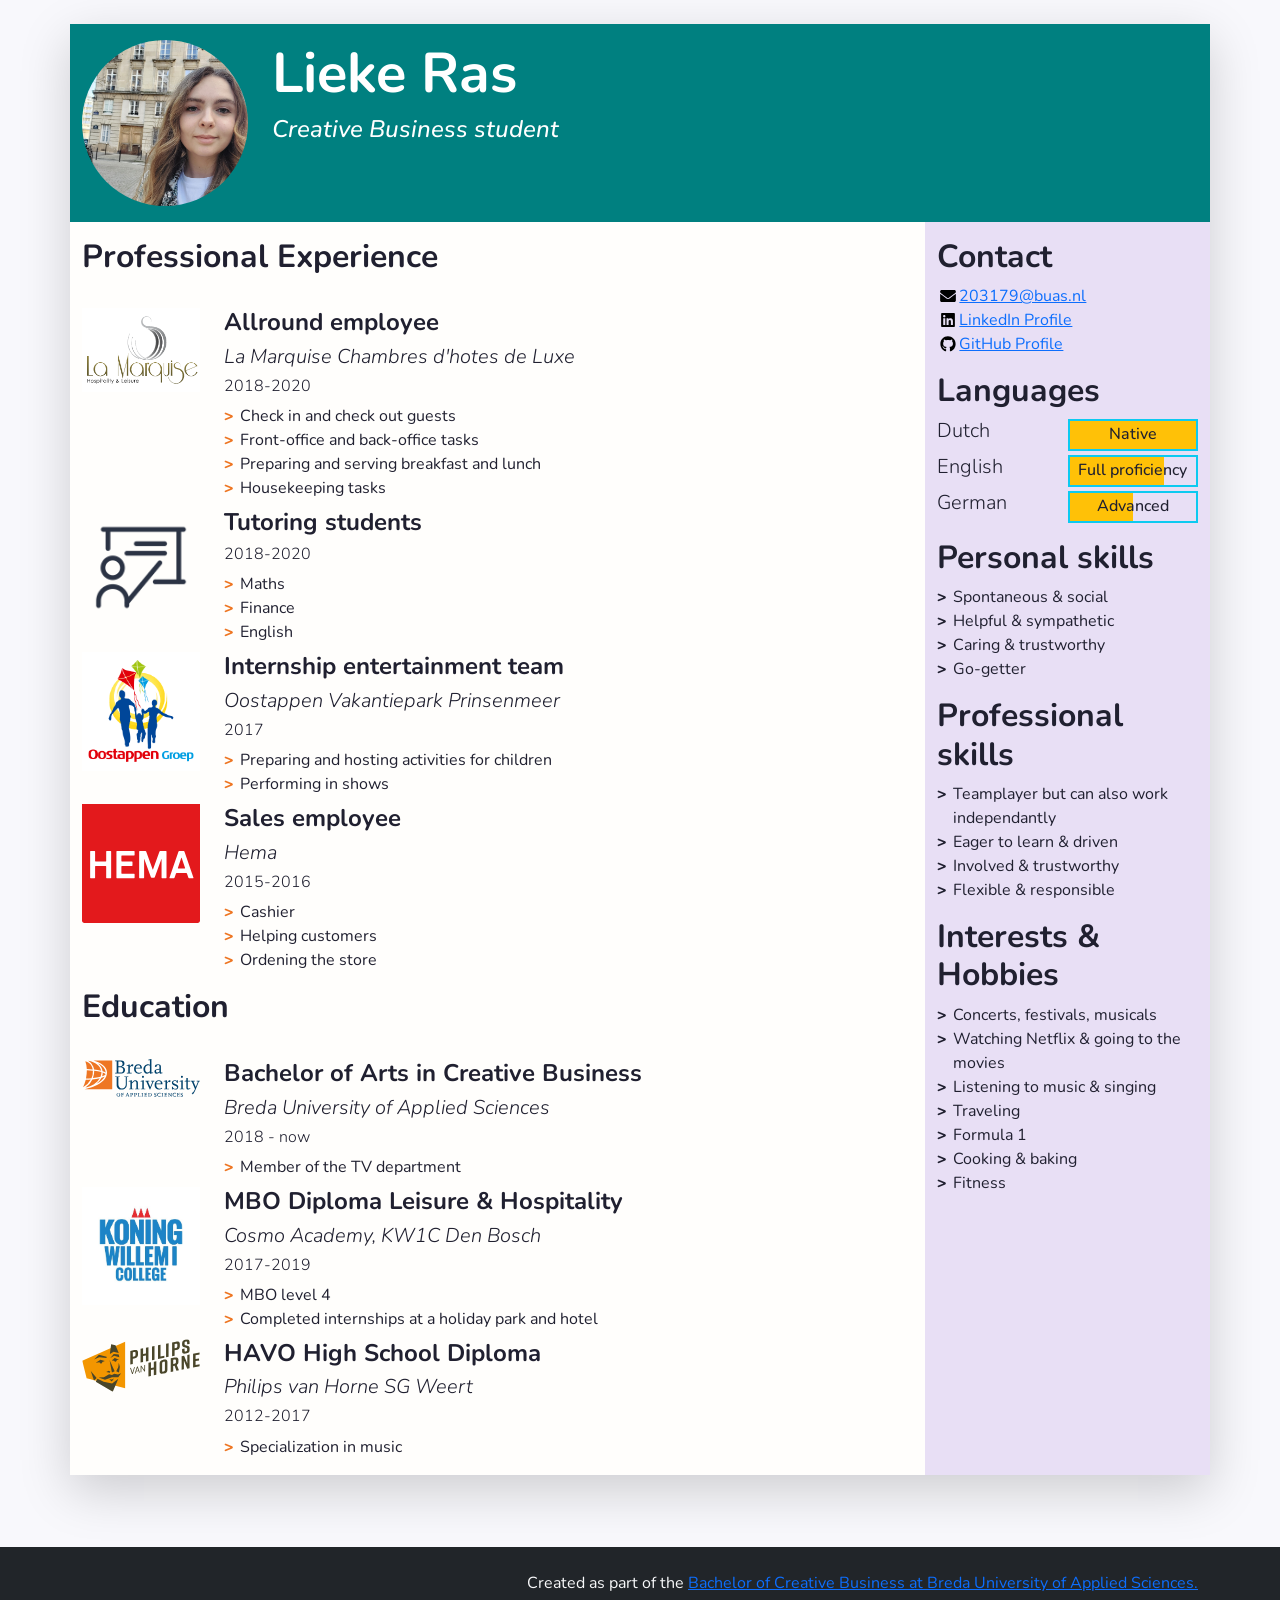
<file: index.html>
<!doctype html>
<html class="h-100" lang="en">
  
  <!-- An HTML document always starts with a "head", i.e. information about the page that isn't directly visible -->
  <head>
    <meta charset="utf-8">
    <meta name="viewport" content="width=device-width, initial-scale=1, shrink-to-fit=no">

    <!-- Links to the CSS styles from Bootstrap. -->
    <!-- -->
    <link href="https://cdn.jsdelivr.net/npm/bootstrap@5.1.0/dist/css/bootstrap.min.css" rel="stylesheet" integrity="sha384-KyZXEAg3QhqLMpG8r+8fhAXLRk2vvoC2f3B09zVXn8CA5QIVfZOJ3BCsw2P0p/We" crossorigin="anonymous">
    <!-- -->

    <!-- Links to our additional CSS styles -->
    <link rel="stylesheet" href="css/styles.css">

    <!-- Alternative CSS for demonstration purposes. You must deactivate the Bootstrap CSS to activate this one. -->
    <!-- 
    <link rel="stylesheet" href="css/alternative.css">
     -->

    <title>Lieke Ras' Resumé</title>
  </head>
  <!-- End of the head -->

  <!-- Start of the body, which contains everything visible on the page -->
  <body class="d-flex flex-column h-100 justify-content-between">

    <!--
      We use a Bootstrap container to align contents.
      The "container" class can be replaced by "container-fluid" to make a full width page.
      The "my-sm-4" class adds a margin (m) vertical (y) at sizes small (-sm-) and above, of 4 x 6 pixels
      The "resume-container" class doesn't come from Bootstrap, you can use it for your own styles
    -->
    <div class="container shadow-lg my-sm-4 resume-container">

      <!--
        <header> is a semantic element: it works exactly like <div>, but it gives information about the role of the code below.
        The "row" class is used for the Bootstrap grid.
      -->
      <header class="row resume-header justify-content-center">
        <!--
          A container to wrap around the portrait and align it. We use Bootstrap grid columns.
          This constrains the portrait to columns of decreasing sizes
        -->
        <div class="portrait-container col-5 col-sm-4 col-md-3 col-lg-2">
          <!--
            "w-100" makes sure the image takes the full width of the column it's in
            "rounded-circle" cuts a circle around the image
          -->
          <img class="w-100 rounded-circle my-3" src="images/Picture-Lieke.jpg" alt="Portrait of Lieke Ras" width="522">
        </div>
        <!--
          A container to wrap around your name and tagline. Full-width at small size, then columns of increasing size.
        -->
        <div class="col-12 col-sm-8 col-md-9 col-lg-10 my-3 header-content">
          <h1 class="fw-bolder display-4">Lieke Ras</h1>
          <h4 class="fst-italic tagline">Creative Business student</h4>
         
        </div>
      </header>

      <!--
        Another row in the Bootstrap grid, for the rest of the résumé.
        Biography and other details will be on top of each other at sizes XS and S, then next to each other.
        Use the "flex-row-reverse" class here to swap the columns around.
      -->
      <div class="row resume-bottom">

        <!--
          <main> is another semantic element. It will contain biographical info (professional experience and education).
        -->
        <main class="col-md-7 col-lg-8 col-xl-9 resume-main">

          <!--
            <section> is yet another semantic element. The first one is for professional experience.
          -->
          <section class="my-3 biography-section">
            <h2 class="fw-bold">Professional Experience</h2>
			  <br>
          
            <!--
              Each list item (li) in the unordered list (ul) below will be one job.
              "list-unstyled" is a class that hides the bullet points of a list.
            -->
            <ul class="biography-list list-unstyled">

              <!-- Top item (generally the latest or most relevant) in professional experience -->
              <li class="biography-item row mb-2">
                <!-- We're using a grid inside a grid so we can align logos and text -->
                <div class="logo-container col-3 col-sm-2 col-md-3 col-lg-2">
                  <img class="biography-logo mw-100 d-block mx-auto" src="images/employers/la-marquise.png" alt="La Marquise" width="228">
                </div>
                <div class="biography-contents col-9 col-sm-10 col-md-9 col-lg-10">
                  <h4 class="fw-bolder">Allround employee</h4>
					<h5 class="fst-italic fw-light">La Marquise Chambres d'hotes de Luxe</h5>
                  <h6 class="fw-light">2018-2020</h6>
                  <!-- Use the list below to talk about your achievements -->
                  <ul class="biography-details list-unstyled">
                    <li>Check in and check out guests</li>
					  <li>Front-office and back-office tasks</li>
                    <li>Preparing and serving breakfast and lunch</li>
                    <li>Housekeeping tasks</li>
                  </ul>
                </div>
              </li>
              <!-- 2nd item in professional experience -->
              <li class="biography-item row mb-2">
                <div class="logo-container col-3 col-sm-2 col-md-3 col-lg-2">
                <!-- We're using a grid inside a grid so we can align logos and text -->
                  <img class="biography-logo mw-100 d-block mx-auto" src="images/employers/teacher.png" alt="Tutoring" width="512">
                </div>
                <div class="biography-contents col-9 col-sm-10 col-md-9 col-lg-10">
                  <h4 class="fw-bolder">Tutoring students</h4>
                  <h6 class="fw-light">2018-2020</h6>
                  <ul class="biography-details list-unstyled">
                    <li>Maths</li>
                    <li>Finance</li>
                    <li>English</li>
                  </ul>
                </div>
              </li>
				<li class="biography-item row mb-2">
                <div class="logo-container col-3 col-sm-2 col-md-3 col-lg-2">
                <!-- We're using a grid inside a grid so we can align logos and text -->
                  <img class="biography-logo mw-100 d-block mx-auto" src="images/employers/Oostappen.png" alt="Oostappen" width="180">
                </div>
                <div class="biography-contents col-9 col-sm-10 col-md-9 col-lg-10">
                  <h4 class="fw-bolder">Internship entertainment team</h4>
					<h5 class="fst-italic fw-light">Oostappen Vakantiepark Prinsenmeer</h5>
                  <h6 class="fw-light">2017</h6>
                  <ul class="biography-details list-unstyled">
                    <li>Preparing and hosting activities for children</li>
                    <li>Performing in shows</li>
				  </ul>
                </div>
              </li>
				<li class="biography-item row mb-2">
                <div class="logo-container col-3 col-sm-2 col-md-3 col-lg-2">
                <!-- We're using a grid inside a grid so we can align logos and text -->
                  <img class="biography-logo mw-100 d-block mx-auto" src="images/employers/HEMA_Logo.svg" alt="HEMA" width="250">
                </div>
                <div class="biography-contents col-9 col-sm-10 col-md-9 col-lg-10">
                  <h4 class="fw-bolder">Sales employee</h4>
					<h5 class="fst-italic fw-light">Hema</h5>
                  <h6 class="fw-light">2015-2016</h6>
                  <ul class="biography-details list-unstyled">
                    <li>Cashier</li>
                    <li>Helping customers</li>
					  <li>Ordening the store</li>
				  </ul>
                </div>
              </li>
				</ul>
          <!-- We're done with jobs, let's move on to schools -->
 <section class="my-3 biography-section">		
            <h2 class="fw-bold">Education</h2>
           <br>
	  <ul class="biography-list list-unstyled">
          <!-- Top item in education. And by "top", I mean a Bachelor in Creative Business at BUas. -->
          <li class="biography-item row mb-2">
            <div class="logo-container col-3 col-sm-2 col-md-3 col-lg-2">
              <img class="biography-logo mw-100 d-block mx-auto" src="images/schools/logo-buas.svg" alt="BUas" width="120">
            </div>
            <div class="biography-contents col-9 col-sm-10 col-md-9 col-lg-10">
              <h4 class="fw fw-bolder">Bachelor of Arts in Creative Business</h4>
				<h5 class="fst-italic fw-light">Breda University of Applied Sciences</h5>
              <h6 class="fw-light">2018 - now</h6>
              <!-- Use the list below to talk about minors, exchanges, extra-curricular activities. -->
              <ul class="biography-details list-unstyled">
                <li>Member of the TV department</li>
              </ul>
            </div>
          </li>
          <!-- 2nd item in education -->
          <li class="biography-item row mb-2">
            <div class="logo-container col-3 col-sm-2 col-md-3 col-lg-2">
              <img class="biography-logo mw-100 d-block mx-auto" src="images/schools/KW1C.jpg" alt="KW1C" width="694">
            </div>
            <div class="biography-contents col-9 col-sm-10 col-md-9 col-lg-10">
              <h4 class="fw-bolder">MBO Diploma Leisure &amp; Hospitality</h4>
				<h5 class="fst-italic fw-light">Cosmo Academy, KW1C Den Bosch</h5>
              <h6 class="fw-light">2017-2019</h6>
              <ul class="biography-details list-unstyled">
                <li>MBO level 4</li>
				  <li>Completed internships at a holiday park and hotel</li>
              </ul>
            </div>
          </li>
			  <li class="biography-item row mb-2">
            <div class="logo-container col-3 col-sm-2 col-md-3 col-lg-2">
              <img class="biography-logo mw-100 d-block mx-auto" src="images/schools/philipsvanhorne-logo.svg" alt="Philips van Horne" width="545">
            </div>
            <div class="biography-contents col-9 col-sm-10 col-md-9 col-lg-10">
              <h4 class="fw-bolder">HAVO High School Diploma</h4>
				<h5 class="fst-italic fw-light">Philips van Horne SG Weert</h5>
              <h6 class="fw-light">2012-2017</h6>
              <ul class="biography-details list-unstyled">
                <li>Specialization in music</li>
              </ul>
            </div>
          </li>
    </ul>
          </section>

          <!-- This is the end of the "Education" section -->
				<ul> </ul>
				</section>        </main>

        <!--
          We're done with the first column.
          We now move on to the column with contact details, languages and other skills
          <aside> is also a semantic element.
        -->
        <aside class="col-md-5 col-lg-4 col-xl-3 resume-aside">

          <!-- The first block will be contact details -->
          <section class="my-3 aside-section">
            <h2 class="fw-bold">Contact</h2>
            <!--
              A list of all your contact details.
              There are more icons in the images/icons folder, have a look if you want to add your LinkedIn or TikTok profile.
              Be careful and only put channels through which you really want to be contacted.
              If your phone number is your personal one, you may want to remove it!
            -->
            <ul class="contact-list list-unstyled">
              <li class="contact-item">
                <a class="d-flex align-items-center" href="mailto:203179@buas.nl" target="_blank">
                  <img class="contact-icon" src="images/icons/envelope.svg" alt="Email">
                  203179@buas.nl
                </a>
              </li>
              <li class="contact-item">
                <a class="d-flex align-items-center" href="https://www.linkedin.com/in/lieke-ras/" target="_blank">
                  <img class="contact-icon" src="images/icons/linkedin.svg" alt="LinkedIn">
                  LinkedIn Profile
                </a>
              </li>
              <li class="contact-item">
                <a class="d-flex align-items-center" href="https://github.com/lieke99" target="_blank">
                  <img class="contact-icon" src="images/icons/github.svg" alt="GitHub">
                  GitHub Profile
                </a>
              </li>
            </ul>
          </section>

          <!-- End of contact details, moving on to languages -->

          <section class="my-3 aside-section">
            <h2 class="fw-bold">Languages</h2>
			  
            <!-- Each item in the list is a language. Modify, add or remove depending on what you speak -->
            <ul class="language-list list-unstyled">
              <li class="language-item d-flex mb-1">
                <h5 class="language-name w-50 fw-light">Dutch</h5>
                <div class="language-level w-50 border border-info border-2 position-relative">
                  <!-- The div below is a progress bar. Choose between w-25, w-50, w-75 and w-100 to show your level of fluency -->
                  <div class="language-progress position-absolute bg-warning h-100 w-100"></div>
                  <h6 class="position-absolute w-100 text-center top-0 py-1">Native</h6>
                </div>
              </li>
              <li class="language-item d-flex mb-1">
                <h5 class="language-name w-50 fw-light">English</h5>
                <div class="language-level w-50 border border-info border-2 position-relative">
                  <!-- The div below is a progress bar. Choose between w-25, w-50, w-75 and w-100 to show your level of fluency -->
                  <div class="language-progress position-absolute bg-warning h-100 w-75"></div>
                  <h6 class="position-absolute w-100 text-center top-0 py-1">Full proficiency</h6>
                </div>
              </li>
              <li class="language-item d-flex mb-1">
                <h5 class="language-name w-50 fw-light">German</h5>
                <div class="language-level w-50 border border-info border-2 position-relative">
                  <!-- The div below is a progress bar. Choose between w-25, w-50, w-75 and w-100 to show your level of fluency -->
                  <div class="language-progress position-absolute bg-warning h-100 w-50"></div>
                  <h6 class="position-absolute w-100 text-center top-0 py-1">Advanced</h6>
                </div>
              </li>
              
            </ul>
          </section>

          <!-- End of contact details, moving on to other skills -->

          <section class="my-3 aside-section">
            <h2 class="fw-bold">Personal skills</h2>
  <ul class="skill-list list-unstyled">
              <li class="skill-item">Spontaneous &amp; social</li>
              <li class="skill-item">Helpful &amp; sympathetic</li>
              <li class="skill-item">Caring &amp; trustworthy</li>
				<li>Go-getter</li>
            </ul>
		
			  <section class="my-3 aside-section">
            <h2 class="fw-bold">Professional skills</h2>
            <ul class="skill-list list-unstyled">
              <li class="skill-item">Teamplayer but can also work independantly</li>
              <li class="skill-item">Eager to learn &amp; driven</li>
              <li class="skill-item">Involved &amp; trustworthy</li>
				<li>Flexible &amp; responsible</li>
            </ul>
          </section>

          <!-- End of other skills, moving on to interest and hobbies -->

          <section class="my-3 aside-section">
            <h2 class="fw-bold">Interests &amp; Hobbies</h2>
            <ul class="skill-list list-unstyled">
              <li class="skill-item">Concerts, festivals, musicals</li>
              <li class="skill-item">Watching Netflix &amp; going to the movies</li>
				<li>Listening to music & singing</li>
				<li>Traveling</li>
				<li>Formula 1</li>
				<li>Cooking & baking</li>
				<li>Fitness</li>
            </ul>
  </section>
			</section>
        </aside>
      </div>
    </div>

    <!-- And now, a footer! -->
    <footer class="bg-dark mt-sm-5 py-4 text-light">
      <p class="container text-end">
        Created as part of the <a href="https://www.buas.nl/en/programmes/creative-business" target="_blank">Bachelor of Creative Business at Breda University of Applied Sciences.</a>
      </p>
    </footer>

  </body>
</html>
</file>
<file: css/styles.css>
/* Use this file to use your own styles*/

/* Import declaration to use Google Fonts - check https://fonts.google.com/ for details */
@import url('https://fonts.googleapis.com/css2?family=Nunito:wght@300&display=swap');

/* Styles for the body */

body {
font-family: Nunito;
	color: #202030;
	background-color: #f8f8fc;
}

/* Styles for custom classes in the document. (There are more, try to find them out!) */

.resume-header {
    background-color: #008080;
	color: white
}

.resume-main {
	background-color: #fffefc;
}

.resume-aside {
	background-color: #E8DFF5;
}

/* Styles for lists in the document */

.biography-details li::before, .skill-list li::before {
	content: ">";
	font-weight: 800;
	display: inline-block;
	width: 1em;
	margin-left: -1em;
}

.biography-details li::before {
	color: #EE7623;
}

.biography-details li, .skill-list li {
	padding-left: 1em;
}

/* Styles for contact icons */

.contact-icon {
	height: 1em;
	flex-basis: 1.4em;
}
</file>
<file: css/alternative.css>
@import url(https://api.fontshare.com/css?f[]=telma@900&f[]=erode@1&display=swap);

/* Starting with a CSS reset */

* {
	margin: 0;
	border: 0;
	padding: 0;
	font-size: inherit;
	font-weight: inherit;
	box-sizing: border-box;
}

ol, ul {
	list-style: none;
}

/* Defining font styles for the whole body */

html {
	height: 100%;
}

body {
	font-family: "Erode", serif;
	background-color: #ffffff;
	color: #000020;
	font-size: clamp(16px, 1.5vw, 20px);
	line-height: 1.1;
	height: 100%;
}

h1, h2, h3, h4, p, li, dt {
	margin: .3em 0;
}

.resume-container {
	display: flex;
	flex-flow: row;
	margin: 0 auto;
	height: 100%;
}

.resume-bottom {
	display: flex;
	flex-flow: row wrap;
	width: 100%;
	overflow-y: auto;
}

.resume-main, .resume-aside {
	display: flex;
	flex-flow: column;
}

section {
	padding: .5em;
}

section {
	background-image: linear-gradient(to bottom, rgba(120, 120, 120, .1), transparent);
	flex: 1 0 auto;
}

footer {
	display: none;
}

/* Styles for the header (photo, tagline, etc.) */

.resume-header {
	width: 16%;
	max-width: 220px;
	min-width: 80px;
	display: flex;
	flex-flow: column;
	background-color: #301010;
	color: #f0f0f0;
	height: 100%;
	background-image: linear-gradient(to bottom, rgba(255, 255, 255, .1), transparent);
}

.portrait-container {
	margin: 10px;
	border-radius: 130px;
	background-color: rgba(120,120,120,.4);
	max-height: 30%;
}

.portrait-container img {
	border-radius: 130px;
	width: 100%;
	max-height: 100%;
}

.header-content {
	text-align: center;
	display:  flex;
	flex-flow: row;
	justify-content: center;
	overflow: hidden;
}

h1 {
	font-size: clamp(28px, 3vh, 40px);
	font-weight: 900;
	font-family:  Telma;
	writing-mode: vertical-lr;
	transform:  rotate(180deg);
}

.tagline {
	font-size: clamp(22px, 2.5vh, 30px);
	font-weight: 200;
	font-style: italic;
	margin: .6em 0;
	writing-mode: vertical-lr;
}

/* Styles for the main column */

.resume-main {
	flex: 1 1 60%;
	background-color: #f0f0f0;
}

.biography-item {
   	display: flex;
   	margin: .6em 0;
}

.logo-container {
	flex: 0 1 20%;
}

.biography-logo {
	display: block;
	margin: .6em auto .3em;
	max-width: 100%;
	max-height: 80px;
}

.biography-contents {
	flex: 1 0 80%;
	padding-left: 5px;
}

.biography-item h4 {
	font-size: 1.5em;
	font-weight: 500;
}

.biography-item h5 {
	font-size: 1.25em;
	font-weight: 300;
	margin-bottom: .5em;
}

.biography-details li::before, .skill-list li::before {
	content: "\2605";
	display: inline-block;
	width: 1em;
	margin-left: -1em;
}

.biography-details li, .skill-list li {
	padding-left: 1em;
}

h2 {
	writing-mode: vertical-lr;
	font-size: clamp(20px, 2.5vh, 36px);
	font-weight: 900;
	font-family:  Telma;
}

.resume-main h2 {
	transform:  rotate(180deg);
	float:  left;
}

.resume-main h2 + * {
	margin-left: 2.2em;
}

/* Styles for the secondary column */

.resume-aside {
	flex: 1 1 250px;
	background-color: #282840;
	color: #f0f0f0;
	display: flex;
	flex-flow: column;
}

.resume-aside a {
	color: #c0c0ff;
}

.resume-aside a:hover {
	opacity: .8;
}

.language-item {
	display: flex;
	margin: .5em 0;
}

.language-name {
	width: 50%;
}

.language-level {
	position: relative;
	font-size: .8em;
	font-weight: 600;
	width: 50%;
	height:  1.6em;
	text-align: center;
	border: 2px solid #fffff0;
	color: #000000;
	text-shadow: 1px 1px 2px #ffffff;
}

.language-level > * {
	position: absolute;
	left: 0;
	top:  0;
	height: 100%;
}

.language-progress {
	background-color: #ffff00;
}

.language-level h6 {
	width: 100%;
}

.w-25 {
	width: 25%;
}

.w-50 {
	width: 50%;
}

.w-75 {
	width: 75%;
}

.w-100 {
	width: 100%;
}

.contact-item a {
	display: flex;
	align-items: center;
}

.contact-icon {
	height: 1em;
	flex-basis: 1.4em;
	filter: invert();
}

aside h2 {
	float:  right;
}

aside h2 + * {
	margin-right: 2.2em;
}
</file>
